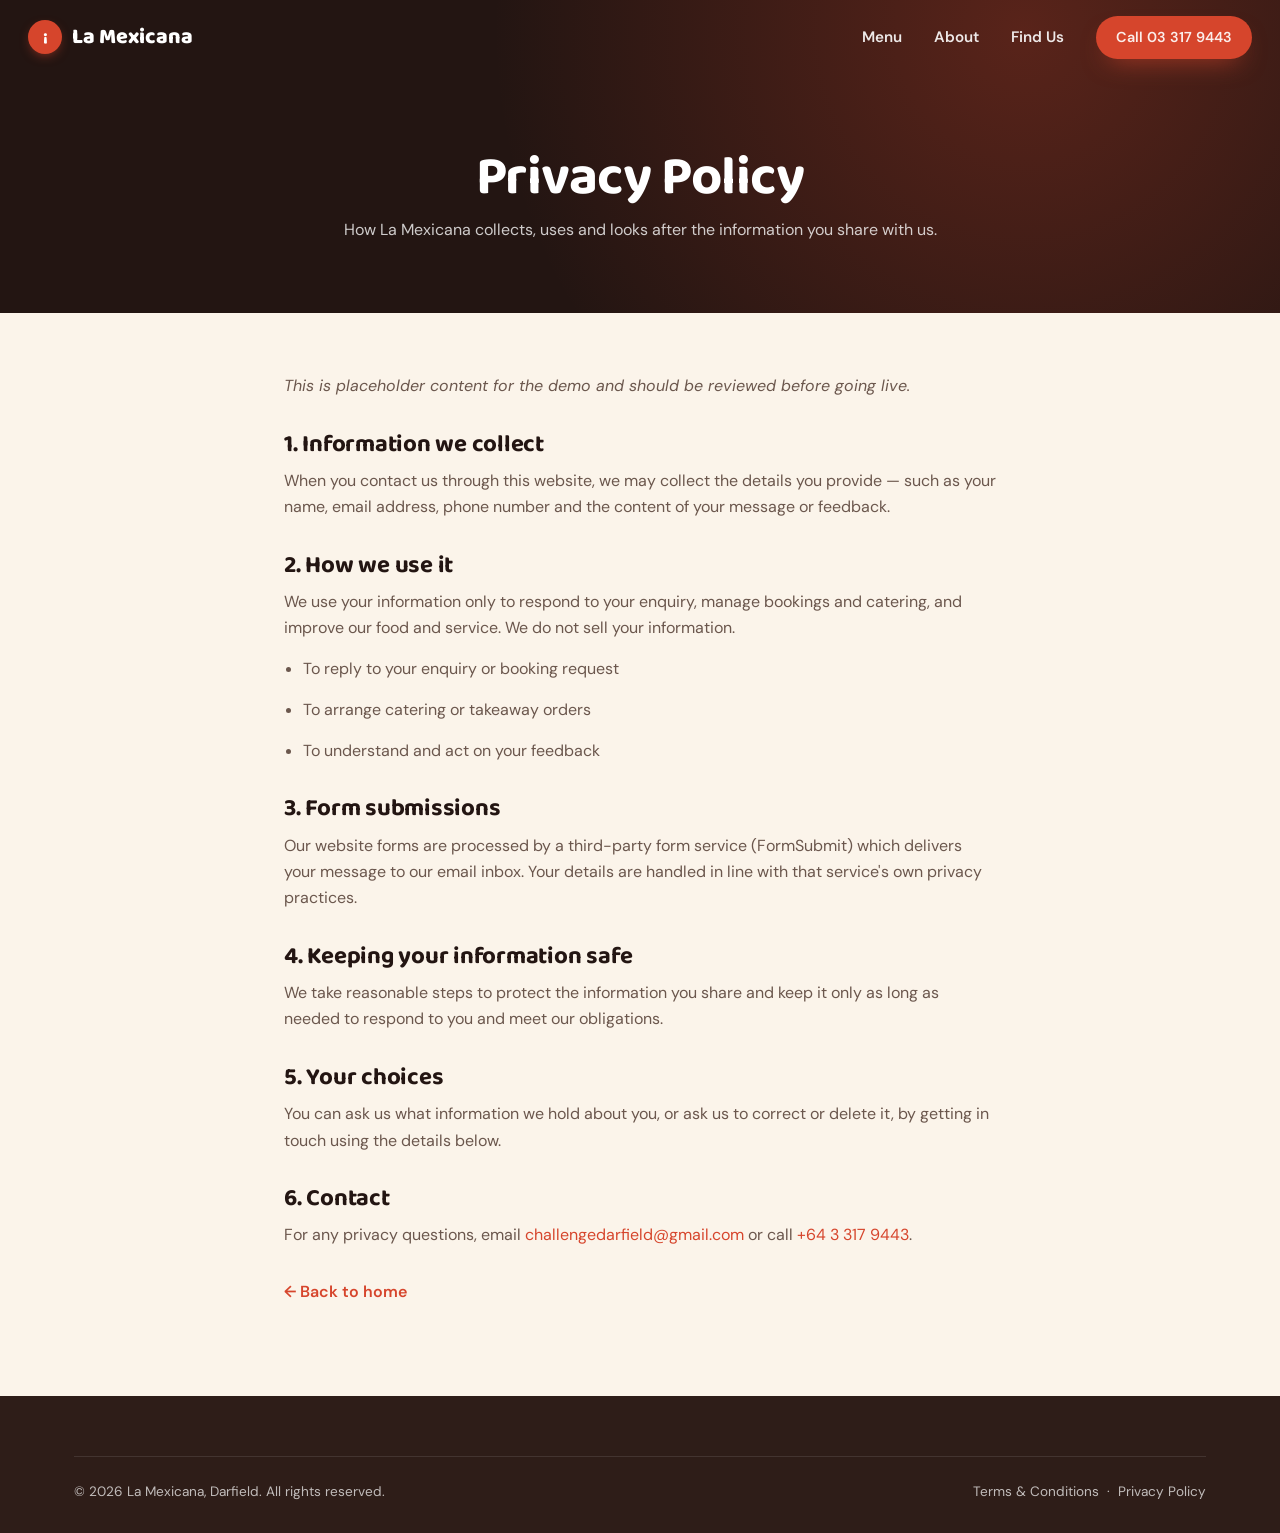
<file: privacy.html>
<!DOCTYPE html>
<html lang="en-NZ">
<head>
<meta charset="UTF-8">
<meta name="viewport" content="width=device-width, initial-scale=1.0">
<title>Privacy Policy | La Mexicana, Darfield</title>
<meta name="description" content="Privacy policy for La Mexicana, Darfield.">
<link rel="icon" type="image/svg+xml" href="favicon.svg">
<link rel="preconnect" href="https://fonts.googleapis.com">
<link rel="preconnect" href="https://fonts.gstatic.com" crossorigin>
<link href="https://fonts.googleapis.com/css2?family=Baloo+2:wght@500;600;700;800&family=DM+Sans:opsz,wght@9..40,400;9..40,500;9..40,600;9..40,700&display=swap" rel="stylesheet">
<link rel="stylesheet" href="styles.css">
</head>
<body>

<header class="nav scrolled">
  <a href="index.html" class="brand"><span class="dot">¡</span>La Mexicana</a>
  <nav class="nav-links">
    <a href="index.html#menu">Menu</a>
    <a href="index.html#about">About</a>
    <a href="index.html#contact">Find Us</a>
    <a href="tel:+6433179443" class="btn btn-primary">Call 03 317 9443</a>
  </nav>
  <button class="nav-toggle" aria-label="Menu"><span></span><span></span><span></span></button>
</header>

<section class="page-head">
  <div class="wrap">
    <h1>Privacy Policy</h1>
    <p>How La Mexicana collects, uses and looks after the information you share with us.</p>
  </div>
</section>

<div class="legal">
  <p><em>This is placeholder content for the demo and should be reviewed before going live.</em></p>

  <h2>1. Information we collect</h2>
  <p>When you contact us through this website, we may collect the details you provide — such as your name, email address, phone number and the content of your message or feedback.</p>

  <h2>2. How we use it</h2>
  <p>We use your information only to respond to your enquiry, manage bookings and catering, and improve our food and service. We do not sell your information.</p>
  <ul>
    <li>To reply to your enquiry or booking request</li>
    <li>To arrange catering or takeaway orders</li>
    <li>To understand and act on your feedback</li>
  </ul>

  <h2>3. Form submissions</h2>
  <p>Our website forms are processed by a third-party form service (FormSubmit) which delivers your message to our email inbox. Your details are handled in line with that service's own privacy practices.</p>

  <h2>4. Keeping your information safe</h2>
  <p>We take reasonable steps to protect the information you share and keep it only as long as needed to respond to you and meet our obligations.</p>

  <h2>5. Your choices</h2>
  <p>You can ask us what information we hold about you, or ask us to correct or delete it, by getting in touch using the details below.</p>

  <h2>6. Contact</h2>
  <p>For any privacy questions, email <a href="mailto:challengedarfield@gmail.com" style="color:var(--chili)">challengedarfield@gmail.com</a> or call <a href="tel:+6433179443" style="color:var(--chili)">+64 3 317 9443</a>.</p>

  <a href="index.html" class="back-link">← Back to home</a>
</div>

<footer class="footer">
  <div class="wrap">
    <div class="footer-bottom" style="border-top:1px solid rgba(255,255,255,.1);padding-top:24px">
      <span>© <span id="year"></span> La Mexicana, Darfield. All rights reserved.</span>
      <span><a href="terms.html">Terms &amp; Conditions</a> &nbsp;·&nbsp; <a href="privacy.html">Privacy Policy</a></span>
    </div>
  </div>
</footer>
<script>document.getElementById('year').textContent=new Date().getFullYear();</script>
<script src="main.js"></script>
</body>
</html>
</file>
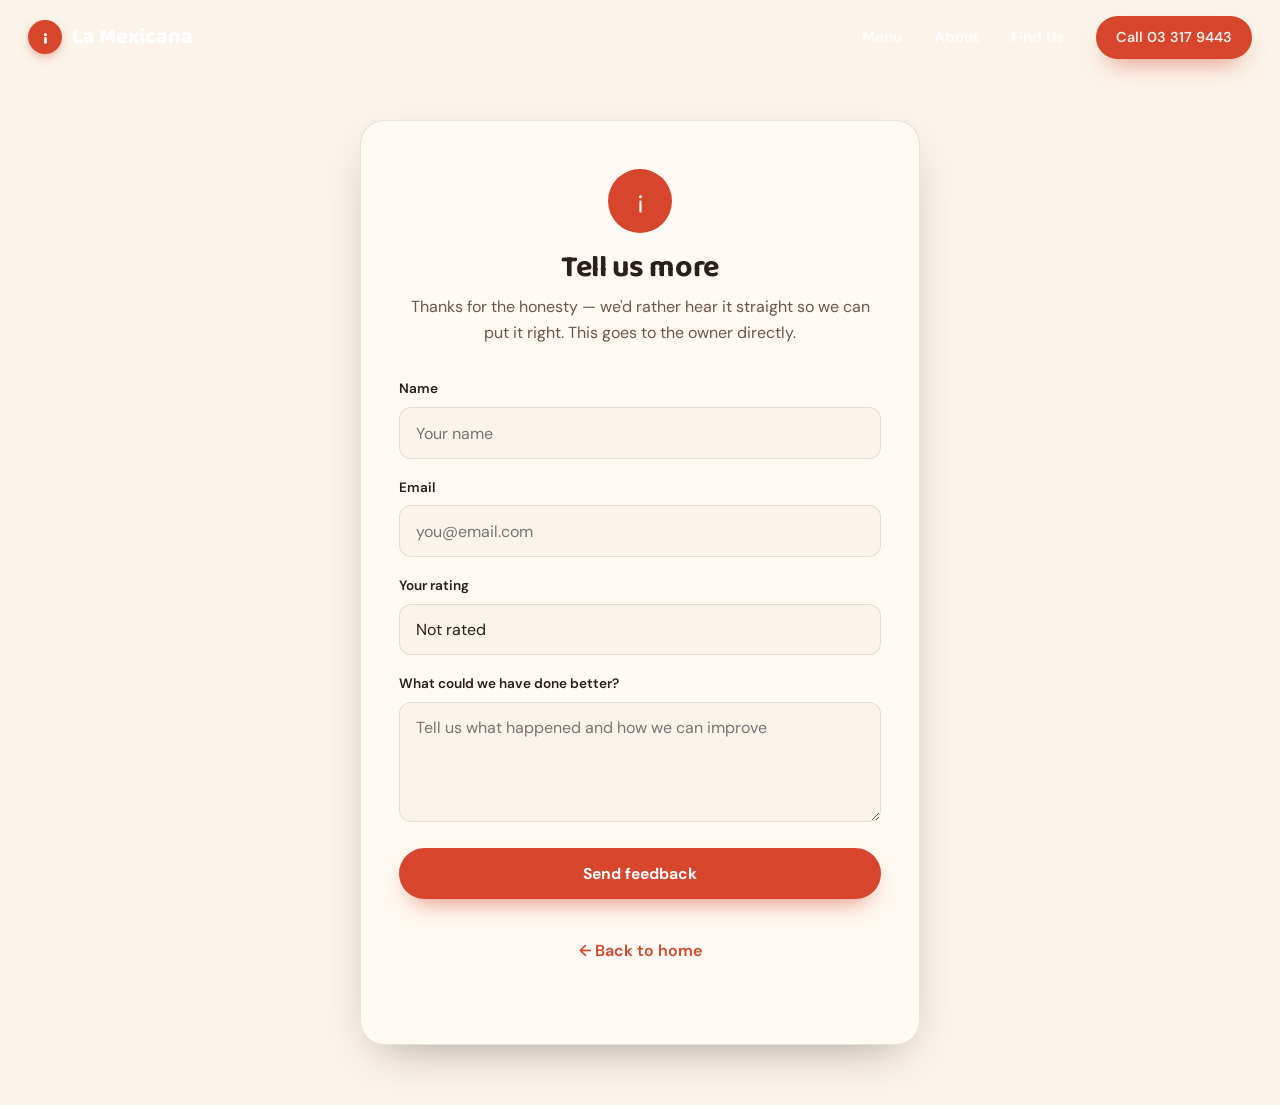
<file: private.html>
<!DOCTYPE html>
<html lang="en-NZ">
<head>
<meta charset="UTF-8">
<meta name="viewport" content="width=device-width, initial-scale=1.0">
<title>Your Feedback | La Mexicana, Darfield</title>
<meta name="description" content="Share your feedback with La Mexicana, Darfield. We read every message and want to make it right.">
<link rel="icon" type="image/svg+xml" href="favicon.svg">
<link rel="preconnect" href="https://fonts.googleapis.com">
<link rel="preconnect" href="https://fonts.gstatic.com" crossorigin>
<link href="https://fonts.googleapis.com/css2?family=Baloo+2:wght@500;600;700;800&family=DM+Sans:opsz,wght@9..40,400;9..40,500;9..40,600;9..40,700&display=swap" rel="stylesheet">
<link rel="stylesheet" href="styles.css">
</head>
<body>

<header class="nav scrolled">
  <a href="index.html" class="brand"><span class="dot">¡</span>La Mexicana</a>
  <nav class="nav-links">
    <a href="index.html#menu">Menu</a>
    <a href="index.html#about">About</a>
    <a href="index.html#contact">Find Us</a>
    <a href="tel:+6433179443" class="btn btn-primary">Call 03 317 9443</a>
  </nav>
  <button class="nav-toggle" aria-label="Menu"><span></span><span></span><span></span></button>
</header>

<main class="review-stage">
  <div class="review-box">
    <div id="formView">
      <div class="dot-lg">¡</div>
      <h1>Tell us more</h1>
      <p>Thanks for the honesty — we'd rather hear it straight so we can put it right. This goes to the owner directly.</p>
      <form id="fbForm" action="https://formsubmit.co/challengedarfield@gmail.com" method="POST" style="text-align:left">
        <input type="hidden" name="_subject" value="Private feedback from La Mexicana website">
        <input type="hidden" name="_captcha" value="false">
        <input type="hidden" name="_template" value="table">
        <div class="field">
          <label for="name">Name</label>
          <input type="text" id="name" name="name" placeholder="Your name" required>
        </div>
        <div class="field">
          <label for="email">Email</label>
          <input type="email" id="email" name="email" placeholder="you@email.com" required>
        </div>
        <div class="field">
          <label for="rating">Your rating</label>
          <input type="text" id="rating" name="rating" readonly>
        </div>
        <div class="field">
          <label for="feedback">What could we have done better?</label>
          <textarea id="feedback" name="feedback" placeholder="Tell us what happened and how we can improve" required></textarea>
        </div>
        <button type="submit" class="btn btn-primary" style="width:100%">Send feedback</button>
      </form>
      <p style="margin-top:1.4rem"><a href="index.html" class="back-link">← Back to home</a></p>
    </div>

    <div class="success-msg" id="successView">
      <div class="check">✓</div>
      <h1>Thank you</h1>
      <p>We really appreciate you taking the time. Your feedback has been sent straight to the owner and we'll do our best to make it right.</p>
      <a href="index.html" class="btn btn-dark">Back to home</a>
    </div>
  </div>
</main>

<script>
(function(){
  var params = new URLSearchParams(window.location.search);
  var rating = params.get('rating');
  var ratingField = document.getElementById('rating');
  if (rating && /^[1-5]$/.test(rating)) {
    ratingField.value = rating + " out of 5 ★";
  } else {
    ratingField.value = "Not rated";
  }

  var form = document.getElementById('fbForm');
  form.addEventListener('submit', function(e){
    e.preventDefault();
    var data = new FormData(form);
    fetch(form.action, { method:'POST', body:data, headers:{ 'Accept':'application/json' } })
      .then(function(){ showSuccess(); })
      .catch(function(){ showSuccess(); });
  });
  function showSuccess(){
    document.getElementById('formView').style.display = 'none';
    document.getElementById('successView').classList.add('show');
    window.scrollTo({ top:0, behavior:'smooth' });
  }
})();
</script>
<script src="main.js"></script>
</body>
</html>
</file>
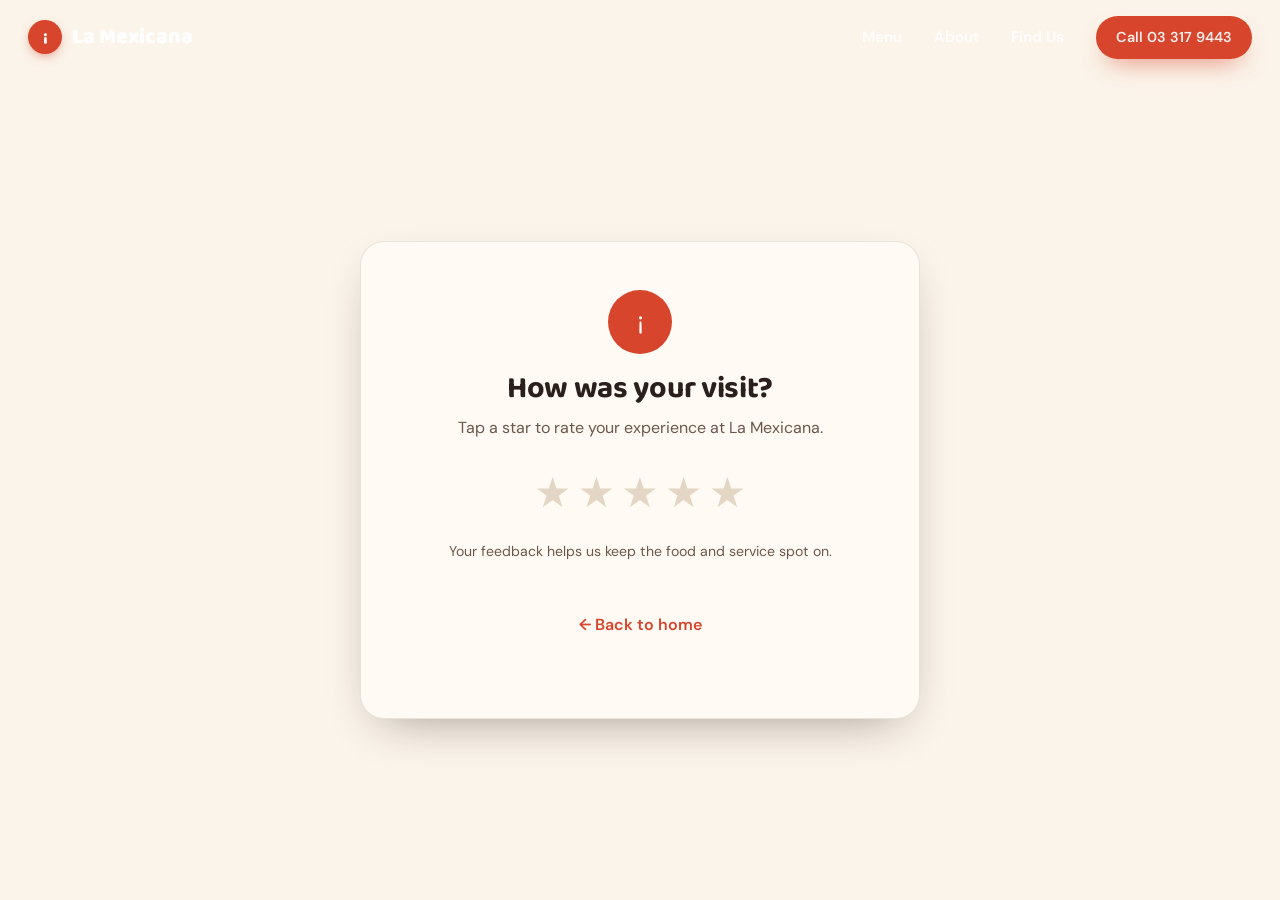
<file: review.html>
<!DOCTYPE html>
<html lang="en-NZ">
<head>
<meta charset="UTF-8">
<meta name="viewport" content="width=device-width, initial-scale=1.0">
<title>Leave a Review | La Mexicana, Darfield</title>
<meta name="description" content="Tell us how we did at La Mexicana, Darfield. Rate your experience and leave a review.">
<link rel="icon" type="image/svg+xml" href="favicon.svg">
<link rel="preconnect" href="https://fonts.googleapis.com">
<link rel="preconnect" href="https://fonts.gstatic.com" crossorigin>
<link href="https://fonts.googleapis.com/css2?family=Baloo+2:wght@500;600;700;800&family=DM+Sans:opsz,wght@9..40,400;9..40,500;9..40,600;9..40,700&display=swap" rel="stylesheet">
<link rel="stylesheet" href="styles.css">
</head>
<body>

<header class="nav scrolled">
  <a href="index.html" class="brand"><span class="dot">¡</span>La Mexicana</a>
  <nav class="nav-links">
    <a href="index.html#menu">Menu</a>
    <a href="index.html#about">About</a>
    <a href="index.html#contact">Find Us</a>
    <a href="tel:+6433179443" class="btn btn-primary">Call 03 317 9443</a>
  </nav>
  <button class="nav-toggle" aria-label="Menu"><span></span><span></span><span></span></button>
</header>

<main class="review-stage">
  <div class="review-box">
    <div class="dot-lg">¡</div>
    <h1>How was your visit?</h1>
    <p>Tap a star to rate your experience at La Mexicana.</p>
    <div class="star-pick" id="stars">
      <span data-v="1">★</span><span data-v="2">★</span><span data-v="3">★</span><span data-v="4">★</span><span data-v="5">★</span>
    </div>
    <p class="review-hint">Your feedback helps us keep the food and service spot on.</p>
    <p style="margin-top:1.6rem"><a href="index.html" class="back-link">← Back to home</a></p>
  </div>
</main>

<script>
(function(){
  var GOOGLE_REVIEW_URL = "https://g.page/r/PLACEHOLDER";
  var stars = document.querySelectorAll('#stars span');
  function paint(n){ stars.forEach(function(s,i){ s.classList.toggle('lit', i < n); }); }
  stars.forEach(function(s){
    s.addEventListener('mouseenter', function(){ paint(+s.dataset.v); });
    s.addEventListener('mouseleave', function(){ paint(0); });
    s.addEventListener('click', function(){
      var v = +s.dataset.v;
      paint(v);
      setTimeout(function(){
        if (v >= 4) { window.location.href = GOOGLE_REVIEW_URL; }
        else { window.location.href = "private.html?rating=" + v; }
      }, 220);
    });
  });
})();
</script>
<script src="main.js"></script>
</body>
</html>
</file>
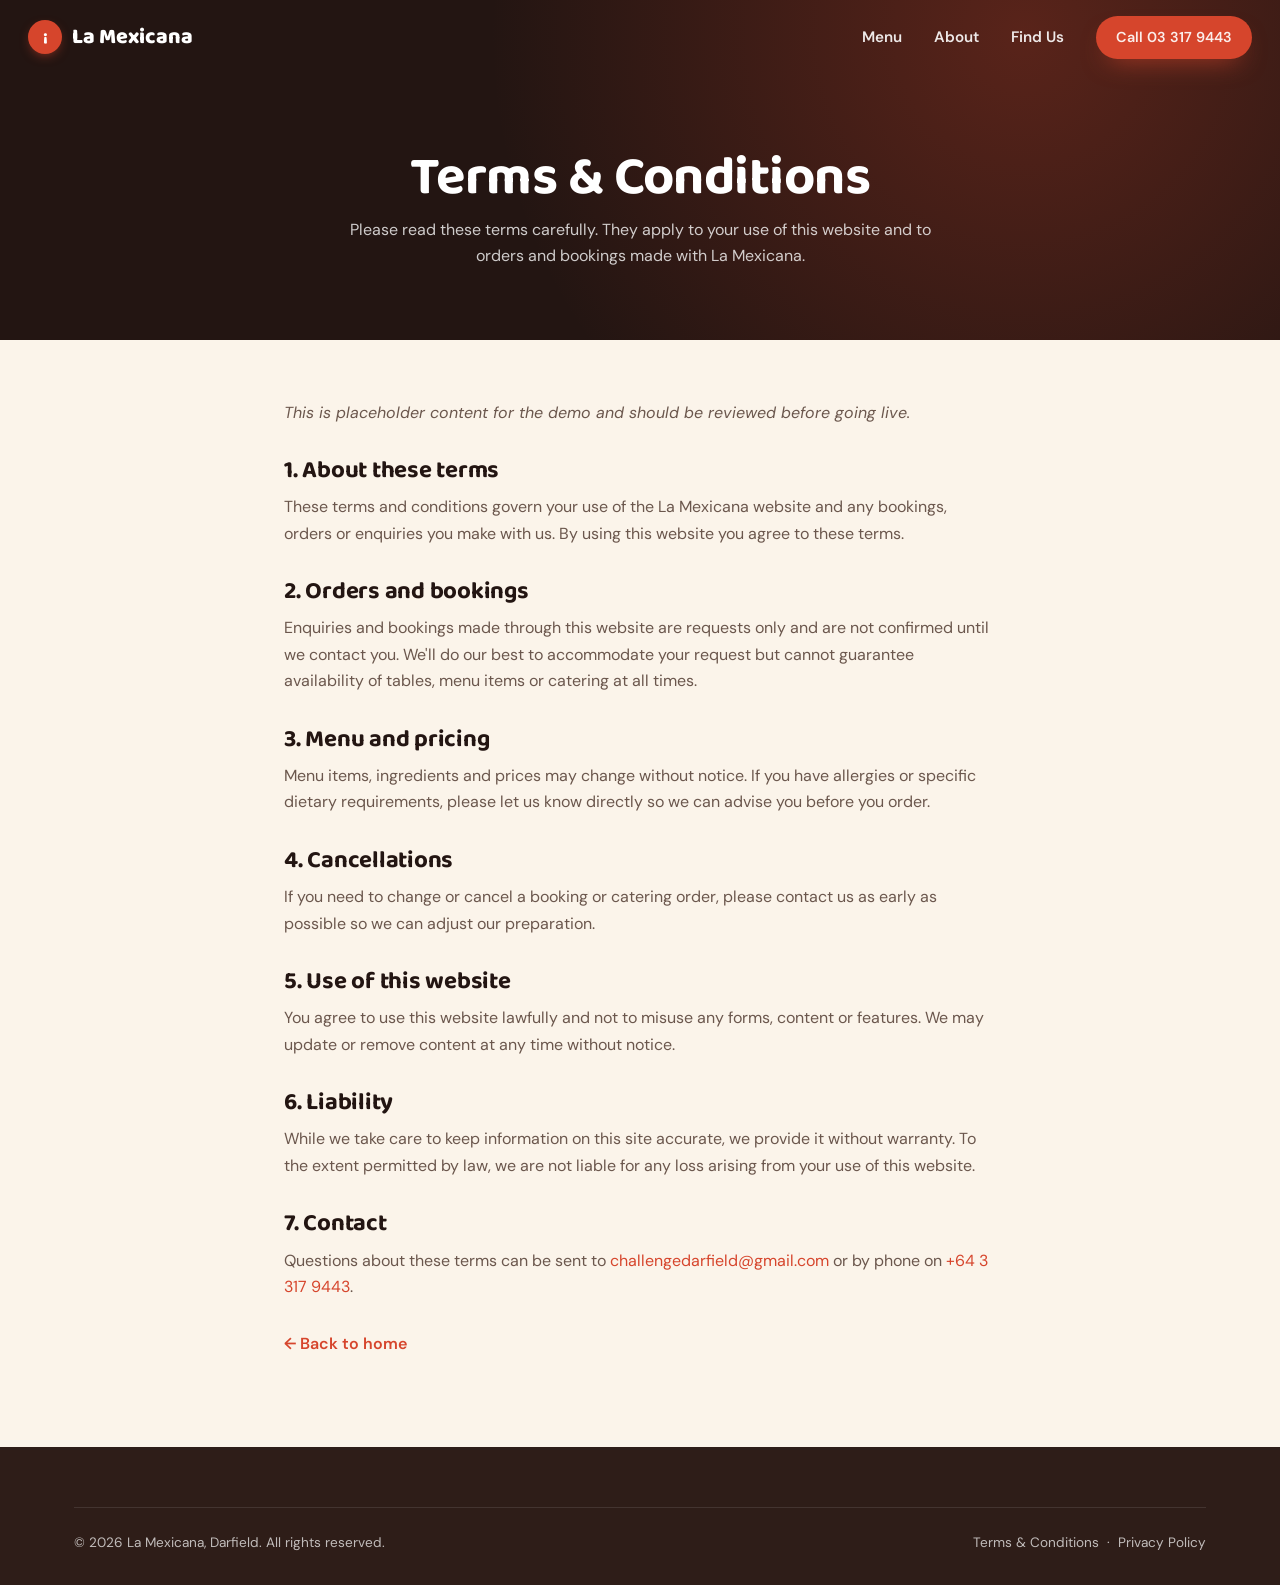
<file: terms.html>
<!DOCTYPE html>
<html lang="en-NZ">
<head>
<meta charset="UTF-8">
<meta name="viewport" content="width=device-width, initial-scale=1.0">
<title>Terms &amp; Conditions | La Mexicana, Darfield</title>
<meta name="description" content="Terms and conditions for La Mexicana, Darfield.">
<link rel="icon" type="image/svg+xml" href="favicon.svg">
<link rel="preconnect" href="https://fonts.googleapis.com">
<link rel="preconnect" href="https://fonts.gstatic.com" crossorigin>
<link href="https://fonts.googleapis.com/css2?family=Baloo+2:wght@500;600;700;800&family=DM+Sans:opsz,wght@9..40,400;9..40,500;9..40,600;9..40,700&display=swap" rel="stylesheet">
<link rel="stylesheet" href="styles.css">
</head>
<body>

<header class="nav scrolled">
  <a href="index.html" class="brand"><span class="dot">¡</span>La Mexicana</a>
  <nav class="nav-links">
    <a href="index.html#menu">Menu</a>
    <a href="index.html#about">About</a>
    <a href="index.html#contact">Find Us</a>
    <a href="tel:+6433179443" class="btn btn-primary">Call 03 317 9443</a>
  </nav>
  <button class="nav-toggle" aria-label="Menu"><span></span><span></span><span></span></button>
</header>

<section class="page-head">
  <div class="wrap">
    <h1>Terms &amp; Conditions</h1>
    <p>Please read these terms carefully. They apply to your use of this website and to orders and bookings made with La Mexicana.</p>
  </div>
</section>

<div class="legal">
  <p><em>This is placeholder content for the demo and should be reviewed before going live.</em></p>

  <h2>1. About these terms</h2>
  <p>These terms and conditions govern your use of the La Mexicana website and any bookings, orders or enquiries you make with us. By using this website you agree to these terms.</p>

  <h2>2. Orders and bookings</h2>
  <p>Enquiries and bookings made through this website are requests only and are not confirmed until we contact you. We'll do our best to accommodate your request but cannot guarantee availability of tables, menu items or catering at all times.</p>

  <h2>3. Menu and pricing</h2>
  <p>Menu items, ingredients and prices may change without notice. If you have allergies or specific dietary requirements, please let us know directly so we can advise you before you order.</p>

  <h2>4. Cancellations</h2>
  <p>If you need to change or cancel a booking or catering order, please contact us as early as possible so we can adjust our preparation.</p>

  <h2>5. Use of this website</h2>
  <p>You agree to use this website lawfully and not to misuse any forms, content or features. We may update or remove content at any time without notice.</p>

  <h2>6. Liability</h2>
  <p>While we take care to keep information on this site accurate, we provide it without warranty. To the extent permitted by law, we are not liable for any loss arising from your use of this website.</p>

  <h2>7. Contact</h2>
  <p>Questions about these terms can be sent to <a href="mailto:challengedarfield@gmail.com" style="color:var(--chili)">challengedarfield@gmail.com</a> or by phone on <a href="tel:+6433179443" style="color:var(--chili)">+64 3 317 9443</a>.</p>

  <a href="index.html" class="back-link">← Back to home</a>
</div>

<footer class="footer">
  <div class="wrap">
    <div class="footer-bottom" style="border-top:1px solid rgba(255,255,255,.1);padding-top:24px">
      <span>© <span id="year"></span> La Mexicana, Darfield. All rights reserved.</span>
      <span><a href="terms.html">Terms &amp; Conditions</a> &nbsp;·&nbsp; <a href="privacy.html">Privacy Policy</a></span>
    </div>
  </div>
</footer>
<script>document.getElementById('year').textContent=new Date().getFullYear();</script>
<script src="main.js"></script>
</body>
</html>
</file>
<file: styles.css>
/* ============================================================
   La Mexicana — Darfield Mexican Kitchen
   Archetype: Fresh (warm, vibrant cantina)
   Fonts: Baloo 2 (display) + DM Sans (body)
   ============================================================ */

:root{
  --cacao:#231512;          /* dark anchor */
  --cacao-soft:#2e1d18;
  --chili:#d6452c;          /* primary accent */
  --chili-deep:#b8381f;
  --marigold:#e8a33d;       /* secondary accent (sparing) */
  --cream:#fbf4ea;          /* light band */
  --bone:#f3e7d6;           /* alt band */
  --ink:#2a1f1a;            /* body text */
  --ink-soft:#6b574d;       /* muted text */
  --line:rgba(35,21,18,.10);
  --white:#fffaf3;
  --radius:18px;
  --radius-sm:12px;
  --shadow:0 18px 50px -22px rgba(35,21,18,.45);
  --shadow-soft:0 10px 30px -18px rgba(35,21,18,.35);
  --maxw:1180px;
  --ease:cubic-bezier(.22,.61,.36,1);
  --img-filter:saturate(1.06) contrast(1.03);
}

*{box-sizing:border-box;margin:0;padding:0}
html{scroll-behavior:smooth}
body{
  font-family:"DM Sans",system-ui,sans-serif;
  color:var(--ink);
  background:var(--cream);
  line-height:1.65;
  -webkit-font-smoothing:antialiased;
  overflow-x:hidden;
}
h1,h2,h3,h4,.display{font-family:"Baloo 2",system-ui,sans-serif;line-height:1.05;font-weight:700;letter-spacing:-.01em}
img{display:block;max-width:100%}
a{color:inherit;text-decoration:none}

.wrap{width:100%;max-width:var(--maxw);margin:0 auto;padding:0 24px}
.eyebrow{
  display:inline-flex;align-items:center;gap:.5rem;
  font-family:"DM Sans",sans-serif;font-weight:700;
  text-transform:uppercase;letter-spacing:.18em;font-size:.72rem;
  color:var(--chili);
}
.eyebrow::before{content:"";width:26px;height:2px;background:var(--chili);display:inline-block}
.section{padding:clamp(64px,9vw,118px) 0}
.bg-cream{background:var(--cream)}
.bg-bone{background:var(--bone)}
.bg-cacao{background:var(--cacao);color:var(--white)}
.center{text-align:center}
.lead{font-size:1.08rem;color:var(--ink-soft);max-width:60ch}

/* Buttons */
.btn{
  display:inline-flex;align-items:center;justify-content:center;gap:.55rem;
  font-family:"DM Sans",sans-serif;font-weight:700;font-size:.98rem;
  padding:.95rem 1.7rem;border-radius:999px;cursor:pointer;border:0;
  transition:transform .25s var(--ease),box-shadow .25s var(--ease),background .25s;
  white-space:nowrap;
}
.btn-primary{background:var(--chili);color:#fff;box-shadow:0 12px 26px -12px rgba(214,69,44,.75)}
.btn-primary:hover{transform:translateY(-3px);background:var(--chili-deep);box-shadow:0 18px 34px -12px rgba(214,69,44,.85)}
.btn-ghost{background:transparent;color:#fff;border:1.5px solid rgba(255,255,255,.5)}
.btn-ghost:hover{background:rgba(255,255,255,.12);border-color:#fff;transform:translateY(-3px)}
.btn-dark{background:var(--cacao);color:#fff}
.btn-dark:hover{transform:translateY(-3px);background:var(--cacao-soft)}

/* ---------- NAV ---------- */
.nav{
  position:fixed;top:0;left:0;right:0;z-index:60;
  display:flex;align-items:center;justify-content:space-between;
  padding:16px 28px;transition:background .4s var(--ease),padding .4s var(--ease),box-shadow .4s;
}
.nav.scrolled{background:rgba(251,244,234,.92);backdrop-filter:blur(12px);box-shadow:0 6px 20px -16px rgba(35,21,18,.6);padding:10px 28px}
.brand{display:flex;align-items:center;gap:.6rem;font-family:"Baloo 2";font-weight:800;font-size:1.35rem;color:#fff;transition:color .4s}
.nav.scrolled .brand{color:var(--cacao)}
.brand .dot{width:34px;height:34px;border-radius:50%;background:var(--chili);display:grid;place-items:center;color:#fff;font-size:1rem;flex:none;box-shadow:0 4px 12px -4px rgba(214,69,44,.7)}
.nav-links{display:flex;align-items:center;gap:2rem}
.nav-links a{font-weight:600;font-size:.95rem;color:rgba(255,255,255,.9);transition:color .3s}
.nav.scrolled .nav-links a{color:var(--ink-soft)}
.nav-links a:hover{color:var(--chili)}
.nav .btn{padding:.6rem 1.25rem;font-size:.9rem}
.nav-toggle{display:none;background:none;border:0;cursor:pointer;flex-direction:column;gap:5px}
.nav-toggle span{width:26px;height:2.5px;background:#fff;border-radius:2px;transition:.3s}
.nav.scrolled .nav-toggle span{background:var(--cacao)}

/* ---------- HERO ---------- */
.hero{position:relative;min-height:100svh;display:flex;align-items:center;background:var(--cacao);overflow:hidden}
.hero-slides{position:absolute;inset:0;z-index:0}
.hero-slide{position:absolute;inset:0;background-size:cover;background-position:center;opacity:0;transform:scale(1.06);transition:opacity 1.6s ease,transform 7s ease;filter:var(--img-filter)}
.hero-slide.active{opacity:1;transform:scale(1)}
.hero-scrim{position:absolute;inset:0;z-index:1;
  background:linear-gradient(180deg,rgba(35,21,18,.55) 0%,rgba(35,21,18,.42) 40%,rgba(35,21,18,.7) 100%);}
.hero-inner{position:relative;z-index:2;padding-top:120px;padding-bottom:60px}
.hero h1{color:#fff;font-size:clamp(2.6rem,6.4vw,5rem);max-width:16ch;margin:1rem 0 1.1rem}
.hero h1 .accent{color:var(--marigold)}
.hero .lead{color:rgba(255,255,255,.92);font-size:clamp(1.05rem,1.8vw,1.25rem);max-width:46ch}
.hero-eyebrow{color:#fff;font-weight:700;text-transform:uppercase;letter-spacing:.2em;font-size:.78rem;display:inline-flex;gap:.6rem;align-items:center}
.hero-eyebrow::before{content:"";width:30px;height:2px;background:var(--marigold)}
.hero-cta{display:flex;flex-wrap:wrap;gap:1rem;margin-top:2rem}
.hero-dots{position:absolute;bottom:30px;left:50%;transform:translateX(-50%);z-index:3;display:flex;gap:.6rem}
.hero-dots button{width:30px;height:4px;border-radius:4px;border:0;background:rgba(255,255,255,.35);cursor:pointer;transition:.3s;padding:0}
.hero-dots button.active{background:var(--marigold);width:46px}

/* ---------- TRUST STRIP ---------- */
.trust{background:var(--cacao);color:#fff;padding:0}
.trust-grid{display:grid;grid-template-columns:repeat(3,1fr)}
.trust-item{display:flex;align-items:center;gap:1rem;padding:30px 28px;border-right:1px solid rgba(255,255,255,.1)}
.trust-item:last-child{border-right:0}
.trust-item .ic{width:46px;height:46px;flex:none;border-radius:12px;background:rgba(214,69,44,.18);display:grid;place-items:center;color:var(--marigold)}
.trust-item h4{font-size:1.05rem;color:#fff}
.trust-item p{font-size:.86rem;color:rgba(255,255,255,.66);margin-top:2px}

/* ---------- SECTION HEAD ---------- */
.sec-head{max-width:640px;margin-bottom:54px}
.sec-head.center{margin-left:auto;margin-right:auto}
.sec-head h2{font-size:clamp(2rem,4vw,3rem);margin:.7rem 0 .8rem}
.sec-head p{color:var(--ink-soft);font-size:1.05rem}

/* ---------- SERVICES / MENU CARDS ---------- */
.cards{display:grid;grid-template-columns:repeat(3,1fr);gap:24px}
.card{
  background:var(--white);border-radius:var(--radius);padding:32px 28px;
  box-shadow:var(--shadow-soft);border:1px solid var(--line);
  transition:transform .3s var(--ease),box-shadow .3s var(--ease);
  position:relative;overflow:hidden;
}
.card::after{content:"";position:absolute;left:0;top:0;height:4px;width:0;background:var(--chili);transition:width .4s var(--ease)}
.card:hover{transform:translateY(-7px);box-shadow:var(--shadow)}
.card:hover::after{width:100%}
.card .ic{width:54px;height:54px;border-radius:14px;background:linear-gradient(135deg,var(--chili),var(--marigold));display:grid;place-items:center;color:#fff;margin-bottom:18px}
.card h3{font-size:1.3rem;margin-bottom:.5rem}
.card p{color:var(--ink-soft);font-size:.96rem}

/* ---------- ABOUT ---------- */
.split{display:grid;grid-template-columns:1fr 1fr;gap:60px;align-items:center}
.about-img{position:relative}
.about-img img{width:100%;aspect-ratio:4/3;object-fit:cover;border-radius:var(--radius);filter:var(--img-filter);box-shadow:var(--shadow)}
.corner-tag{position:absolute;right:-14px;bottom:-14px;background:var(--chili);color:#fff;padding:18px 22px;border-radius:var(--radius-sm);font-family:"Baloo 2";font-weight:700;line-height:1.1;box-shadow:var(--shadow);max-width:180px}
.corner-tag span{display:block;font-size:.72rem;letter-spacing:.12em;text-transform:uppercase;opacity:.85;font-family:"DM Sans"}
.checklist{list-style:none;margin-top:1.6rem;display:grid;gap:.85rem}
.checklist li{display:flex;align-items:flex-start;gap:.7rem;font-weight:500}
.checklist .tick{width:24px;height:24px;flex:none;border-radius:50%;background:var(--chili);color:#fff;display:grid;place-items:center;font-size:.8rem;margin-top:2px}

/* ---------- CREW ---------- */
.badge-tag{display:inline-block;background:rgba(214,69,44,.12);color:var(--chili-deep);font-weight:700;font-size:.72rem;letter-spacing:.1em;text-transform:uppercase;padding:.4rem .85rem;border-radius:999px;margin-bottom:1rem}
.crew{display:grid;grid-template-columns:repeat(3,1fr);gap:24px}
.crew-card{background:var(--white);border-radius:var(--radius);padding:34px 26px;text-align:center;border:1px solid var(--line);box-shadow:var(--shadow-soft);transition:transform .3s var(--ease)}
.crew-card:hover{transform:translateY(-6px)}
.avatar{width:84px;height:84px;border-radius:50%;margin:0 auto 18px;display:grid;place-items:center;background:var(--cacao);color:#fff;font-family:"Baloo 2";font-weight:700;font-size:1.7rem;border:3px solid var(--marigold)}
.crew-card h3{font-size:1.2rem}
.crew-card .role-sub{color:var(--chili);font-weight:600;font-size:.85rem;margin:.2rem 0 .7rem;text-transform:uppercase;letter-spacing:.06em}
.crew-card p{color:var(--ink-soft);font-size:.92rem}

/* ---------- REVIEWS ---------- */
.reviews{display:grid;grid-template-columns:repeat(3,1fr);gap:24px}
.review-card{background:var(--white);border-radius:var(--radius);padding:30px 28px;border:1px solid var(--line);box-shadow:var(--shadow-soft);display:flex;flex-direction:column;gap:1rem}
.stars{color:var(--marigold);font-size:1.05rem;letter-spacing:2px}
.review-card p{font-style:italic;color:var(--ink);font-size:1rem}
.review-by{display:flex;align-items:center;gap:.7rem;margin-top:auto}
.review-by .av{width:42px;height:42px;border-radius:50%;background:var(--bone);display:grid;place-items:center;font-family:"Baloo 2";font-weight:700;color:var(--chili-deep)}
.review-by b{display:block;font-size:.95rem}
.review-by small{color:var(--ink-soft)}

/* ---------- REVIEW FUNNEL BANNER ---------- */
.funnel{position:relative;overflow:hidden}
.funnel::before{content:"";position:absolute;inset:0;background:
  radial-gradient(circle at 12% 20%,rgba(214,69,44,.28),transparent 45%),
  radial-gradient(circle at 88% 80%,rgba(232,163,61,.22),transparent 45%);}
.funnel .wrap{position:relative;text-align:center;display:flex;flex-direction:column;align-items:center;gap:1.2rem}
.funnel h2{font-size:clamp(1.9rem,4vw,2.9rem);color:#fff;max-width:18ch}
.funnel .big-stars{font-size:2rem;color:var(--marigold);letter-spacing:6px}
.funnel p{color:rgba(255,255,255,.8);max-width:50ch}

/* ---------- CONTACT ---------- */
.contact-grid{display:grid;grid-template-columns:.95fr 1.05fr;gap:54px;align-items:start}
.contact-info h2{font-size:clamp(2rem,4vw,2.9rem);color:#fff;margin:.6rem 0 1rem}
.contact-info .lead{color:rgba(255,255,255,.78)}
.info-list{list-style:none;margin-top:2rem;display:grid;gap:1.2rem}
.info-list li{display:flex;gap:1rem;align-items:flex-start}
.info-list .ic{width:48px;height:48px;flex:none;border-radius:12px;background:rgba(255,255,255,.08);display:grid;place-items:center;color:var(--marigold)}
.info-list b{color:#fff;display:block;font-size:.78rem;text-transform:uppercase;letter-spacing:.12em;opacity:.7}
.info-list a,.info-list span{color:#fff;font-size:1.08rem;font-weight:500}
.info-list a:hover{color:var(--marigold)}
.form{background:var(--white);border-radius:var(--radius);padding:36px;box-shadow:var(--shadow)}
.form h3{font-size:1.4rem;margin-bottom:.3rem}
.form .sub{color:var(--ink-soft);font-size:.92rem;margin-bottom:1.4rem}
.field{margin-bottom:1.1rem}
.field label{display:block;font-weight:600;font-size:.85rem;margin-bottom:.4rem;color:var(--ink)}
.field input,.field select,.field textarea{
  width:100%;padding:.9rem 1rem;border:1.5px solid var(--line);border-radius:var(--radius-sm);
  font-family:inherit;font-size:1rem;background:var(--cream);color:var(--ink);transition:border .25s,box-shadow .25s;
}
.field input:focus,.field select:focus,.field textarea:focus{outline:0;border-color:var(--chili);box-shadow:0 0 0 4px rgba(214,69,44,.12);background:#fff}
.field textarea{resize:vertical;min-height:120px}
.form .btn{width:100%;margin-top:.4rem}
.row2{display:grid;grid-template-columns:1fr 1fr;gap:1rem}

/* ---------- FOOTER ---------- */
.footer{background:var(--cacao-soft);color:rgba(255,255,255,.7);padding:60px 0 30px}
.footer-top{display:grid;grid-template-columns:2fr 1fr 1fr;gap:40px;padding-bottom:40px;border-bottom:1px solid rgba(255,255,255,.1)}
.footer .brand{color:#fff;margin-bottom:1rem}
.footer-col h4{color:#fff;font-family:"Baloo 2";font-size:1.05rem;margin-bottom:1rem}
.footer-col a{display:block;color:rgba(255,255,255,.7);margin-bottom:.6rem;font-size:.95rem;transition:color .25s}
.footer-col a:hover{color:var(--marigold)}
.footer p.about{max-width:38ch;font-size:.95rem}
.footer-bottom{padding-top:24px;display:flex;justify-content:space-between;flex-wrap:wrap;gap:1rem;font-size:.85rem}
.footer-bottom a:hover{color:var(--marigold)}

/* ---------- INTRO OVERLAY ---------- */
.intro{position:fixed;inset:0;z-index:200;background:var(--cacao);display:grid;place-items:center;transition:opacity .8s ease,visibility .8s}
.intro.done{opacity:0;visibility:hidden}
.intro-logo{font-family:"Baloo 2";font-weight:800;font-size:clamp(2rem,7vw,3.6rem);color:#fff;display:flex;align-items:center;gap:.8rem;opacity:0;transform:translateY(14px);animation:introIn .9s var(--ease) forwards}
.intro-logo .dot{width:54px;height:54px;border-radius:50%;background:var(--chili);display:grid;place-items:center;color:#fff;font-size:1.6rem}
.intro-bar{position:absolute;bottom:0;left:0;height:4px;width:0;background:linear-gradient(90deg,var(--chili),var(--marigold));animation:introBar 1.4s ease forwards}
@keyframes introIn{to{opacity:1;transform:none}}
@keyframes introBar{to{width:100%}}

/* ---------- SCROLL REVEAL ---------- */
.reveal{opacity:0;transform:translateY(28px);transition:opacity .7s var(--ease),transform .7s var(--ease)}
.reveal.in{opacity:1;transform:none}
.reveal.d1{transition-delay:.08s}.reveal.d2{transition-delay:.16s}.reveal.d3{transition-delay:.24s}.reveal.d4{transition-delay:.32s}

/* ---------- PAGE HEADER (sub pages) ---------- */
.page-head{background:var(--cacao);color:#fff;padding:150px 0 70px;text-align:center;position:relative;overflow:hidden}
.page-head::before{content:"";position:absolute;inset:0;background:radial-gradient(circle at 80% 10%,rgba(214,69,44,.3),transparent 50%)}
.page-head .wrap{position:relative}
.page-head h1{font-size:clamp(2.2rem,5vw,3.4rem);margin-bottom:.6rem}
.page-head p{color:rgba(255,255,255,.78);max-width:55ch;margin:0 auto}

/* ---------- REVIEW PAGE ---------- */
.review-stage{min-height:100svh;display:grid;place-items:center;padding:120px 20px 60px;background:var(--cream);text-align:center}
.review-box{max-width:560px;width:100%;background:var(--white);border-radius:24px;padding:48px 38px;box-shadow:var(--shadow);border:1px solid var(--line)}
.review-box .dot-lg{width:64px;height:64px;border-radius:50%;background:var(--chili);display:grid;place-items:center;color:#fff;font-family:"Baloo 2";font-size:1.7rem;margin:0 auto 1.2rem}
.review-box h1{font-size:1.9rem;margin-bottom:.6rem}
.review-box p{color:var(--ink-soft);margin-bottom:2rem}
.star-pick{display:flex;justify-content:center;gap:.4rem;font-size:2.6rem;margin-bottom:1.6rem}
.star-pick span{cursor:pointer;color:#e3d6c4;transition:transform .2s,color .2s;line-height:1}
.star-pick span:hover{transform:scale(1.18)}
.star-pick span.lit{color:var(--marigold)}
.review-hint{font-size:.88rem;color:var(--ink-soft)}
.legal{max-width:760px;margin:0 auto;padding:60px 24px 90px}
.legal h2{font-family:"Baloo 2";font-size:1.5rem;margin:2rem 0 .7rem;color:var(--cacao)}
.legal p,.legal li{color:var(--ink-soft);margin-bottom:.9rem}
.legal ul{padding-left:1.2rem}
.back-link{display:inline-flex;align-items:center;gap:.4rem;color:var(--chili);font-weight:600;margin-top:1rem}

.success-msg{display:none;text-align:center;padding:20px 0}
.success-msg.show{display:block}
.success-msg .check{width:70px;height:70px;border-radius:50%;background:var(--chili);color:#fff;display:grid;place-items:center;font-size:2rem;margin:0 auto 1rem}

/* ---------- RESPONSIVE ---------- */
@media(max-width:900px){
  .cards,.crew,.reviews{grid-template-columns:1fr 1fr}
  .split,.contact-grid{grid-template-columns:1fr;gap:40px}
  .trust-grid{grid-template-columns:1fr}
  .trust-item{border-right:0;border-bottom:1px solid rgba(255,255,255,.1)}
  .footer-top{grid-template-columns:1fr 1fr}
  .nav-links{
    position:fixed;top:0;right:0;height:100vh;width:74%;max-width:320px;
    background:var(--cacao);flex-direction:column;justify-content:center;gap:1.8rem;
    transform:translateX(100%);transition:transform .4s var(--ease);z-index:55;padding:40px;
  }
  .nav-links.open{transform:none}
  .nav-links a{color:#fff !important;font-size:1.15rem}
  .nav.scrolled .nav-links a{color:#fff !important}
  .nav-toggle{display:flex}
}
@media(max-width:560px){
  .cards,.crew,.reviews,.footer-top,.row2{grid-template-columns:1fr}
  .hero-cta{flex-direction:column;align-items:stretch}
  .hero-cta .btn{width:100%}
  .wrap{padding:0 18px}
  .corner-tag{right:10px}
}
@media(prefers-reduced-motion:reduce){
  .hero-slide{transition:opacity .01s}
  .reveal{transition:none;opacity:1;transform:none}
  *{scroll-behavior:auto}
}
</file>
